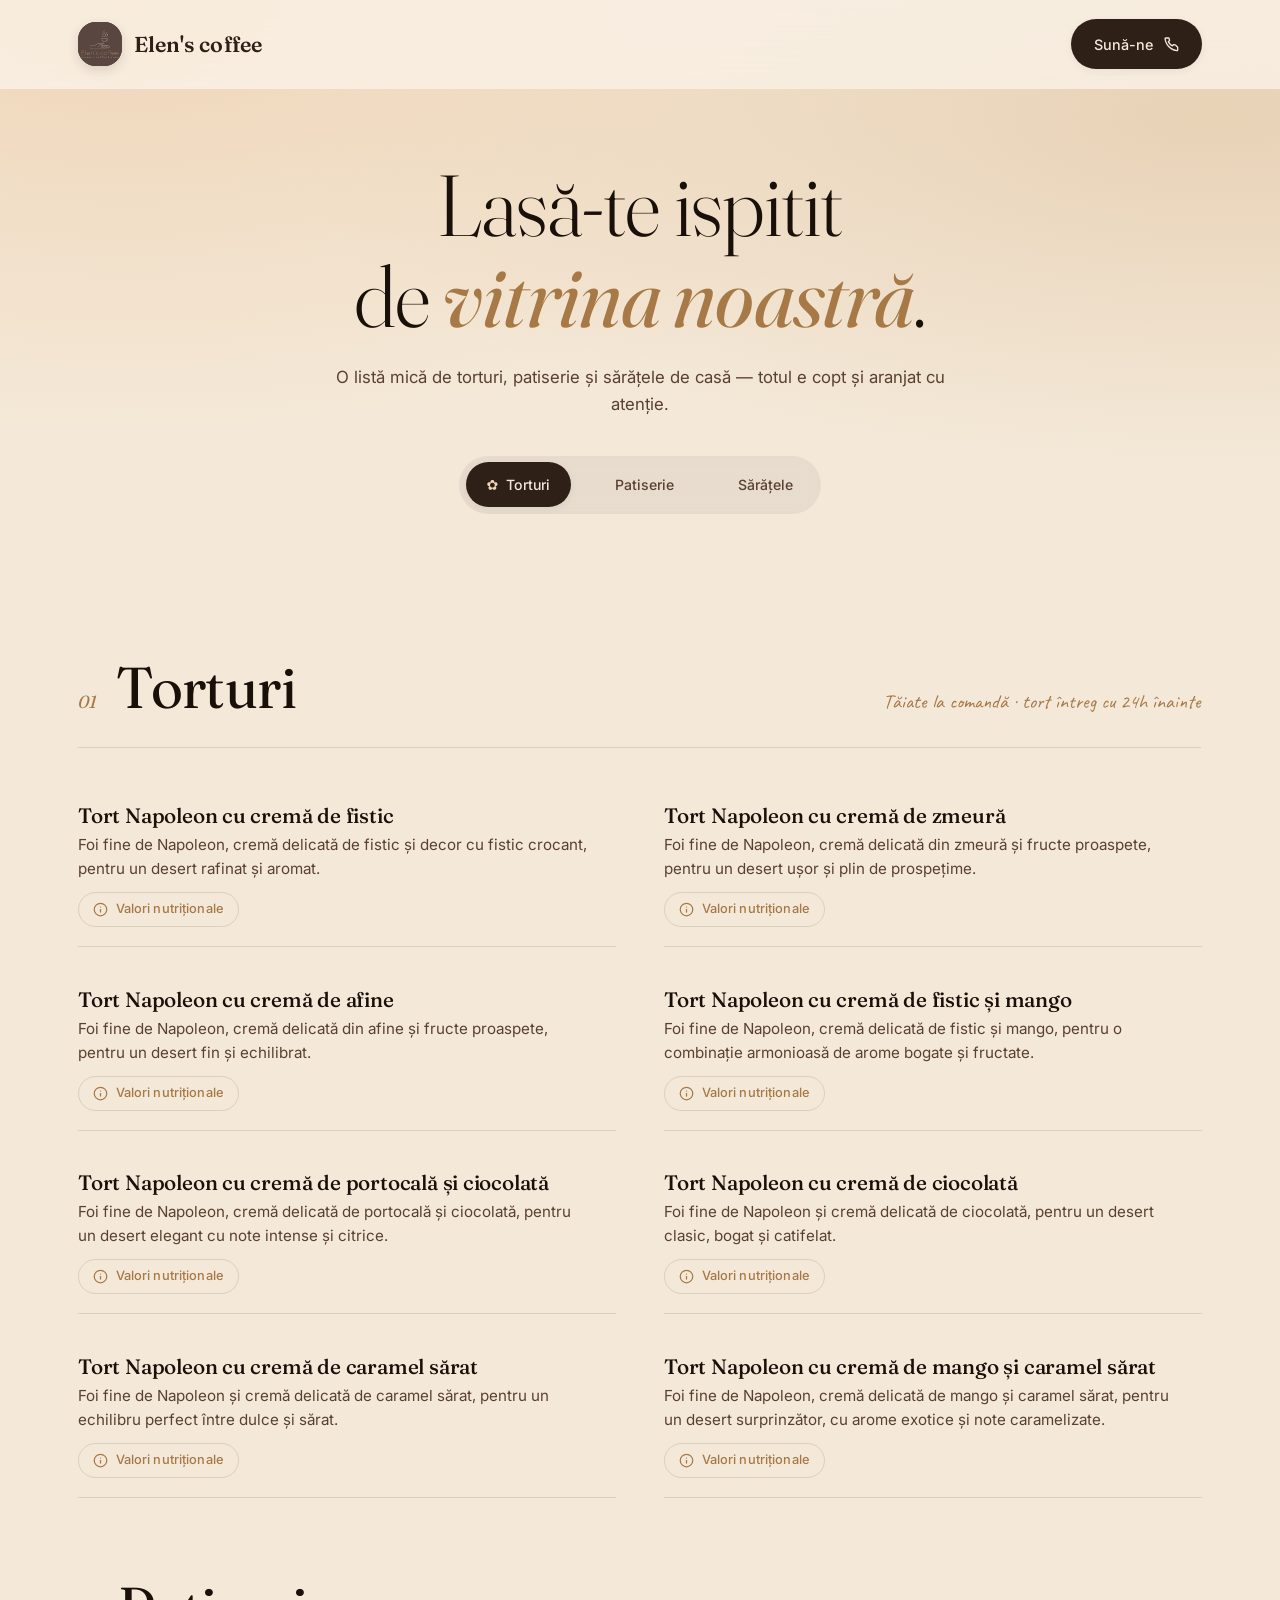
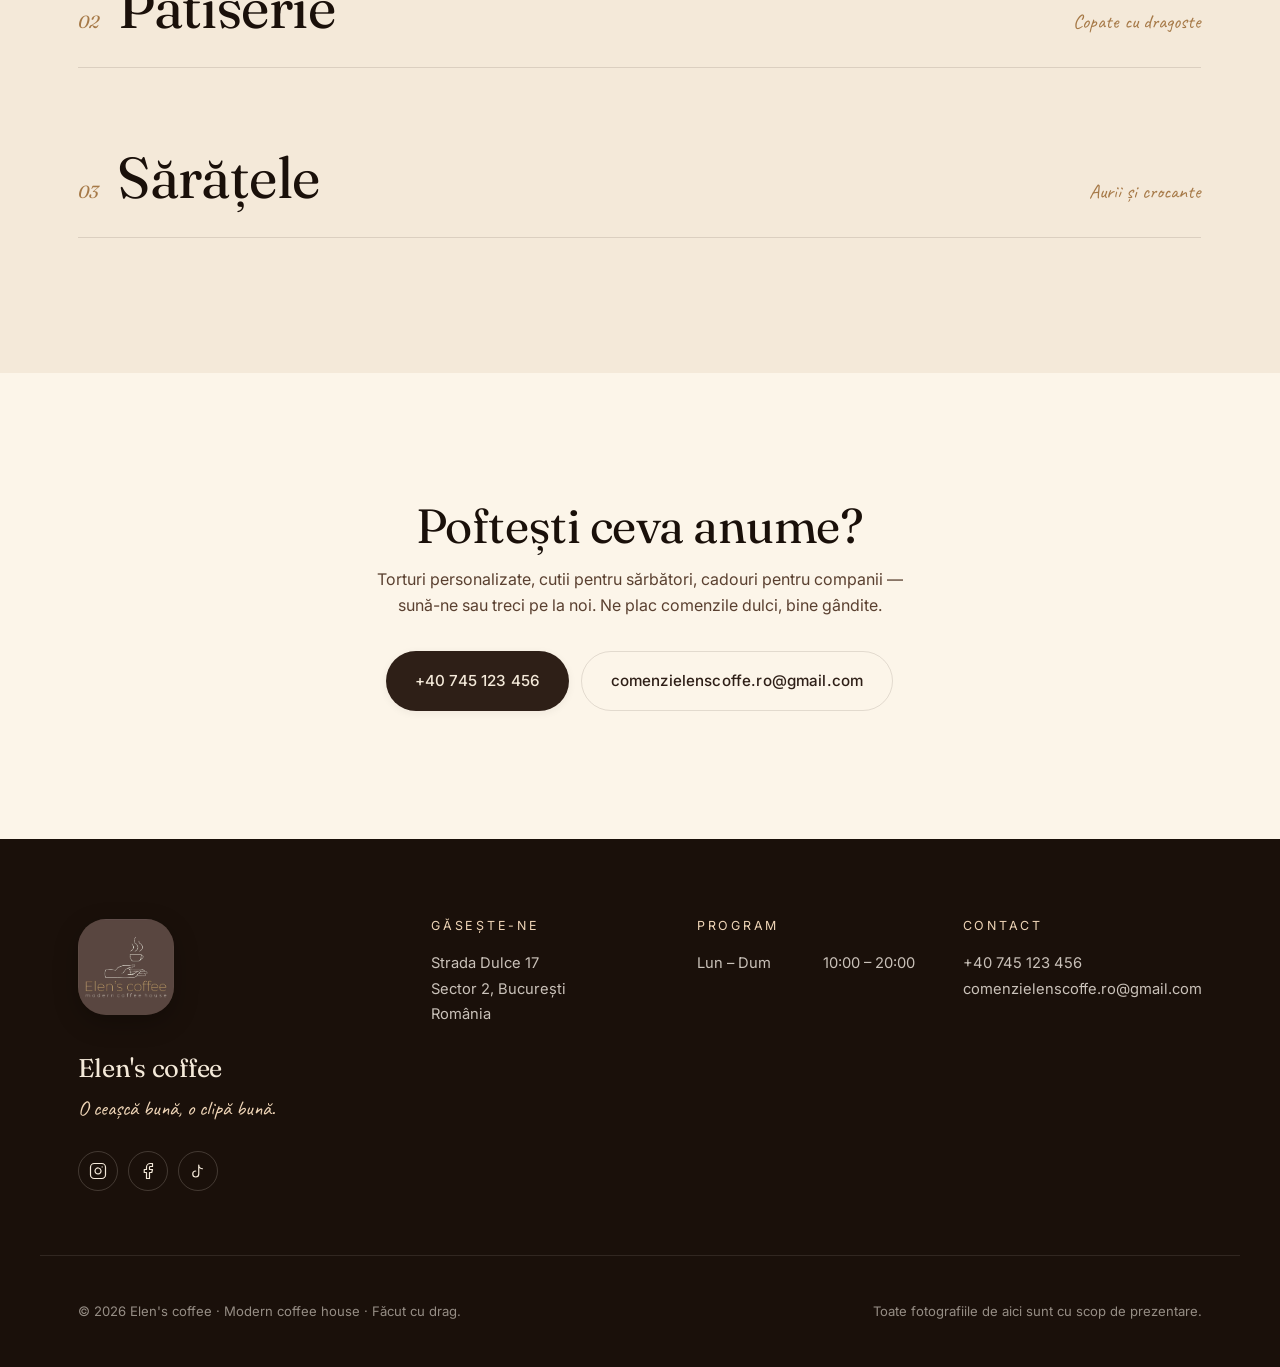
<file: menu.html>
<!DOCTYPE html>
<html lang="ro">
<head>
  <meta charset="UTF-8" />
  <meta name="viewport" content="width=device-width, initial-scale=1.0" />
  <title>Meniu — Elen's coffee</title>
  <meta name="description" content="Meniul de sezon Elen's coffee — torturi, patiserie și sărățele artizanale, alături de cafea proaspăt măcinată. Făcute zilnic." />

  <link rel="preconnect" href="https://fonts.googleapis.com" />
  <link rel="preconnect" href="https://fonts.gstatic.com" crossorigin />
  <link href="https://fonts.googleapis.com/css2?family=Fraunces:ital,opsz,wght@0,9..144,300;0,9..144,400;0,9..144,500;0,9..144,600;0,9..144,700;1,9..144,400&family=Inter:wght@300;400;500;600;700&family=Caveat:wght@400;600&display=swap" rel="stylesheet" />

  <link rel="icon" href="data:image/svg+xml,<svg xmlns='http://www.w3.org/2000/svg' viewBox='0 0 100 100'><text y='.9em' font-size='85'>☕</text></svg>" />

  <link rel="stylesheet" href="styles.css" />

  <!-- Flag JS availability before first paint — reveal animations depend on this -->
  <script>document.documentElement.classList.add('js');</script>
</head>
<body class="menu-page">

  <!-- ============ NAVIGATION ============ -->
  <header class="nav" id="nav">
    <div class="nav__inner container">
      <a href="index.html" class="nav__brand" aria-label="Elen's coffee – acasă">
        <span class="nav__mark">
          <img src="logo.jpeg" alt="" />
        </span>
        <span class="nav__name">Elen's coffee</span>
      </a>

      <!-- <nav class="nav__links" aria-label="Navigație principală">
        <a href="index.html" class="nav__link">Acasă</a>
        <a href="menu.html" class="nav__link is-active">Meniu</a>
      </nav> -->

      <a href="tel:+40745123456" class="btn btn--primary nav__cta">
        <span>Sună-ne</span>
        <svg viewBox="0 0 24 24" width="16" height="16" fill="none" stroke="currentColor" stroke-width="2" stroke-linecap="round" stroke-linejoin="round"><path d="M22 16.92V21a1 1 0 0 1-1.09 1 19.7 19.7 0 0 1-8.6-3.07 19.5 19.5 0 0 1-6-6A19.79 19.79 0 0 1 3.07 4.18 1 1 0 0 1 4.06 3h4.09a1 1 0 0 1 1 .75c.12.86.34 1.7.65 2.5a1 1 0 0 1-.23 1L8 8.7a16 16 0 0 0 6 6l1.45-1.55a1 1 0 0 1 1-.23c.8.31 1.64.53 2.5.65a1 1 0 0 1 .75 1z"/></svg>
      </a>
    </div>
  </header>

  <!-- ============ MENU HERO ============ -->
  <section class="menu-hero">
    <div class="menu-hero__inner container">
      <h1 class="menu-hero__title" data-reveal>
        Lasă-te ispitit <br> de <em>vitrina noastră</em>.
      </h1>
      <p class="menu-hero__lede" data-reveal>
        O listă mică de torturi, patiserie și sărățele
        de casă — totul e copt și aranjat cu atenție.
      </p>

      <nav class="menu-tabs" id="menuTabs" aria-label="Categorii meniu">
        <a href="#cakes" class="menu-tab is-active">
          <span class="menu-tab__mark">✿</span>
          <span>Torturi</span>
        </a>
        <a href="#cookies" class="menu-tab">
          <span class="menu-tab__mark">✿</span>
          <span>Patiserie</span>
        </a>
        <a href="#sodas" class="menu-tab">
          <span class="menu-tab__mark">✿</span>
          <span>Sărățele</span>
        </a>
      </nav>
    </div>
  </section>

  <!-- ============ MENU LIST ============ -->
  <main class="menu">
    <div class="container">

      <!-- === TORTURI === -->
      <section class="menu-section" id="cakes">
        <header class="menu-section__header" data-reveal>
          <div class="menu-section__title-group">
            <span class="menu-section__number">01</span>
            <h2 class="menu-section__title">Torturi</h2>
          </div>
          <p class="menu-section__note">Tăiate la comandă · tort întreg cu 24h înainte</p>
        </header>

        <ul class="menu-list">
          <li class="menu-item" data-reveal>
            <div class="menu-item__body">
              <div class="menu-item__head">
                <h3 class="menu-item__name">Tort Napoleon cu cremă de fistic</h3>
              </div>
              <p class="menu-item__desc">
                Foi fine de Napoleon, cremă delicată de fistic și decor cu
                fistic crocant, pentru un desert rafinat și aromat.
              </p>
              <button class="menu-item__nutri" type="button" aria-haspopup="dialog"
                data-nutri
                data-name="Tort Napoleon cu cremă de fistic"
                data-kcal="—" data-fat="—" data-satfat="—" data-carbs="—" data-sugars="—" data-protein="—" data-salt="—">
                <svg viewBox="0 0 24 24" width="15" height="15" fill="none" stroke="currentColor" stroke-width="2" stroke-linecap="round" stroke-linejoin="round" aria-hidden="true"><circle cx="12" cy="12" r="10"/><path d="M12 16v-4"/><path d="M12 8h.01"/></svg>
                <span>Valori nutriționale</span>
              </button>
            </div>
          </li>

          <li class="menu-item" data-reveal>
            <div class="menu-item__body">
              <div class="menu-item__head">
                <h3 class="menu-item__name">Tort Napoleon cu cremă de zmeură</h3>
              </div>
              <p class="menu-item__desc">
                Foi fine de Napoleon, cremă delicată din zmeură și fructe
                proaspete, pentru un desert ușor și plin de prospețime.
              </p>
              <button class="menu-item__nutri" type="button" aria-haspopup="dialog"
                data-nutri
                data-name="Tort Napoleon cu cremă de zmeură"
                data-kcal="—" data-fat="—" data-satfat="—" data-carbs="—" data-sugars="—" data-protein="—" data-salt="—">
                <svg viewBox="0 0 24 24" width="15" height="15" fill="none" stroke="currentColor" stroke-width="2" stroke-linecap="round" stroke-linejoin="round" aria-hidden="true"><circle cx="12" cy="12" r="10"/><path d="M12 16v-4"/><path d="M12 8h.01"/></svg>
                <span>Valori nutriționale</span>
              </button>
            </div>
          </li>

          <li class="menu-item" data-reveal>
            <div class="menu-item__body">
              <div class="menu-item__head">
                <h3 class="menu-item__name">Tort Napoleon cu cremă de afine</h3>
              </div>
              <p class="menu-item__desc">
                Foi fine de Napoleon, cremă delicată din afine și fructe
                proaspete, pentru un desert fin și echilibrat.
              </p>
              <button class="menu-item__nutri" type="button" aria-haspopup="dialog"
                data-nutri
                data-name="Tort Napoleon cu cremă de afine"
                data-kcal="—" data-fat="—" data-satfat="—" data-carbs="—" data-sugars="—" data-protein="—" data-salt="—">
                <svg viewBox="0 0 24 24" width="15" height="15" fill="none" stroke="currentColor" stroke-width="2" stroke-linecap="round" stroke-linejoin="round" aria-hidden="true"><circle cx="12" cy="12" r="10"/><path d="M12 16v-4"/><path d="M12 8h.01"/></svg>
                <span>Valori nutriționale</span>
              </button>
            </div>
          </li>

          <li class="menu-item" data-reveal>
            <div class="menu-item__body">
              <div class="menu-item__head">
                <h3 class="menu-item__name">Tort Napoleon cu cremă de fistic și mango</h3>
              </div>
              <p class="menu-item__desc">
                Foi fine de Napoleon, cremă delicată de fistic și mango, pentru
                o combinație armonioasă de arome bogate și fructate.
              </p>
              <button class="menu-item__nutri" type="button" aria-haspopup="dialog"
                data-nutri
                data-name="Tort Napoleon cu cremă de fistic și mango"
                data-kcal="—" data-fat="—" data-satfat="—" data-carbs="—" data-sugars="—" data-protein="—" data-salt="—">
                <svg viewBox="0 0 24 24" width="15" height="15" fill="none" stroke="currentColor" stroke-width="2" stroke-linecap="round" stroke-linejoin="round" aria-hidden="true"><circle cx="12" cy="12" r="10"/><path d="M12 16v-4"/><path d="M12 8h.01"/></svg>
                <span>Valori nutriționale</span>
              </button>
            </div>
          </li>

          <li class="menu-item" data-reveal>
            <div class="menu-item__body">
              <div class="menu-item__head">
                <h3 class="menu-item__name">Tort Napoleon cu cremă de portocală și ciocolată</h3>
              </div>
              <p class="menu-item__desc">
                Foi fine de Napoleon, cremă delicată de portocală și ciocolată,
                pentru un desert elegant cu note intense și citrice.
              </p>
              <button class="menu-item__nutri" type="button" aria-haspopup="dialog"
                data-nutri
                data-name="Tort Napoleon cu cremă de portocală și ciocolată"
                data-kcal="—" data-fat="—" data-satfat="—" data-carbs="—" data-sugars="—" data-protein="—" data-salt="—">
                <svg viewBox="0 0 24 24" width="15" height="15" fill="none" stroke="currentColor" stroke-width="2" stroke-linecap="round" stroke-linejoin="round" aria-hidden="true"><circle cx="12" cy="12" r="10"/><path d="M12 16v-4"/><path d="M12 8h.01"/></svg>
                <span>Valori nutriționale</span>
              </button>
            </div>
          </li>

          <li class="menu-item" data-reveal>
            <div class="menu-item__body">
              <div class="menu-item__head">
                <h3 class="menu-item__name">Tort Napoleon cu cremă de ciocolată</h3>
              </div>
              <p class="menu-item__desc">
                Foi fine de Napoleon și cremă delicată de ciocolată, pentru un
                desert clasic, bogat și catifelat.
              </p>
              <button class="menu-item__nutri" type="button" aria-haspopup="dialog"
                data-nutri
                data-name="Tort Napoleon cu cremă de ciocolată"
                data-kcal="—" data-fat="—" data-satfat="—" data-carbs="—" data-sugars="—" data-protein="—" data-salt="—">
                <svg viewBox="0 0 24 24" width="15" height="15" fill="none" stroke="currentColor" stroke-width="2" stroke-linecap="round" stroke-linejoin="round" aria-hidden="true"><circle cx="12" cy="12" r="10"/><path d="M12 16v-4"/><path d="M12 8h.01"/></svg>
                <span>Valori nutriționale</span>
              </button>
            </div>
          </li>

          <li class="menu-item" data-reveal>
            <div class="menu-item__body">
              <div class="menu-item__head">
                <h3 class="menu-item__name">Tort Napoleon cu cremă de caramel sărat</h3>
              </div>
              <p class="menu-item__desc">
                Foi fine de Napoleon și cremă delicată de caramel sărat, pentru
                un echilibru perfect între dulce și sărat.
              </p>
              <button class="menu-item__nutri" type="button" aria-haspopup="dialog"
                data-nutri
                data-name="Tort Napoleon cu cremă de caramel sărat"
                data-kcal="—" data-fat="—" data-satfat="—" data-carbs="—" data-sugars="—" data-protein="—" data-salt="—">
                <svg viewBox="0 0 24 24" width="15" height="15" fill="none" stroke="currentColor" stroke-width="2" stroke-linecap="round" stroke-linejoin="round" aria-hidden="true"><circle cx="12" cy="12" r="10"/><path d="M12 16v-4"/><path d="M12 8h.01"/></svg>
                <span>Valori nutriționale</span>
              </button>
            </div>
          </li>

          <li class="menu-item" data-reveal>
            <div class="menu-item__body">
              <div class="menu-item__head">
                <h3 class="menu-item__name">Tort Napoleon cu cremă de mango și caramel sărat</h3>
              </div>
              <p class="menu-item__desc">
                Foi fine de Napoleon, cremă delicată de mango și caramel sărat,
                pentru un desert surprinzător, cu arome exotice și note
                caramelizate.
              </p>
              <button class="menu-item__nutri" type="button" aria-haspopup="dialog"
                data-nutri
                data-name="Tort Napoleon cu cremă de mango și caramel sărat"
                data-kcal="—" data-fat="—" data-satfat="—" data-carbs="—" data-sugars="—" data-protein="—" data-salt="—">
                <svg viewBox="0 0 24 24" width="15" height="15" fill="none" stroke="currentColor" stroke-width="2" stroke-linecap="round" stroke-linejoin="round" aria-hidden="true"><circle cx="12" cy="12" r="10"/><path d="M12 16v-4"/><path d="M12 8h.01"/></svg>
                <span>Valori nutriționale</span>
              </button>
            </div>
          </li>
        </ul>
      </section>

      <!-- === PATISERIE === -->
      <section class="menu-section" id="cookies">
        <header class="menu-section__header" data-reveal>
          <div class="menu-section__title-group">
            <span class="menu-section__number">02</span>
            <h2 class="menu-section__title">Patiserie</h2>
          </div>
          <p class="menu-section__note">Copate cu dragoste</p>
        </header>
      </section>

      <!-- === SĂRĂȚELE === -->
      <section class="menu-section" id="sodas">
        <header class="menu-section__header" data-reveal>
          <div class="menu-section__title-group">
            <span class="menu-section__number">03</span>
            <h2 class="menu-section__title">Sărățele</h2>
          </div>
          <p class="menu-section__note">Aurii și crocante</p>
        </header>
      </section>

    </div>
  </main>

  <!-- ============ MENU CTA ============ -->
  <section class="menu-cta">
    <div class="container menu-cta__inner">
      <h2 data-reveal>Poftești ceva anume?</h2>
      <p data-reveal>
        Torturi personalizate, cutii pentru sărbători, cadouri pentru
        companii — sună-ne sau treci pe la noi. Ne plac comenzile dulci,
        bine gândite.
      </p>
      <div class="menu-cta__buttons" data-reveal>
        <a href="tel:+40745123456" class="btn btn--primary btn--lg">
          <span>+40 745 123 456</span>
        </a>
        <a href="mailto:comenzielenscoffe.ro@gmail.com" class="btn btn--ghost btn--lg">
          comenzielenscoffe.ro@gmail.com
        </a>
      </div>
    </div>
  </section>

  <!-- ============ FOOTER ============ -->
  <footer class="footer">
    <div class="container footer__grid">
      <div class="footer__brand">
        <a href="index.html" class="footer__logo" aria-label="Elen's coffee – acasă">
          <img src="logo.jpeg" alt="" />
        </a>
        <span class="footer__wordmark">Elen's coffee</span>
        <p class="footer__tag">O ceașcă bună, o clipă bună.</p>
        <div class="footer__social">
          <a href="https://www.instagram.com/elens_coffee" aria-label="Instagram">
            <svg viewBox="0 0 24 24" width="18" height="18" fill="none" stroke="currentColor" stroke-width="1.6" stroke-linecap="round" stroke-linejoin="round"><rect x="2" y="2" width="20" height="20" rx="5"/><path d="M16 11.37A4 4 0 1 1 12.63 8 4 4 0 0 1 16 11.37z"/><line x1="17.5" y1="6.5" x2="17.51" y2="6.5"/></svg>
          </a>
          <a href="https://www.facebook.com/profile.php?id=100063632289822" aria-label="Facebook">
            <svg viewBox="0 0 24 24" width="18" height="18" fill="none" stroke="currentColor" stroke-width="1.6" stroke-linecap="round" stroke-linejoin="round"><path d="M18 2h-3a5 5 0 0 0-5 5v3H7v4h3v8h4v-8h3l1-4h-4V7a1 1 0 0 1 1-1h3z"/></svg>
          </a>
          <a href="https://www.tiktok.com/@elens.coffee" aria-label="TikTok">
            <svg viewBox="0 0 24 24" width="18" height="18" fill="none" stroke="currentColor" stroke-width="1.6" stroke-linecap="round" stroke-linejoin="round"><path d="M9 12a4 4 0 1 0 4 4V4a5 5 0 0 0 5 5"/></svg>
          </a>
        </div>
      </div>

      <div class="footer__col">
        <h4>Găsește-ne</h4>
        <p>Strada Dulce 17<br/>Sector 2, București<br/>România</p>
      </div>

      <div class="footer__col">
        <h4>Program</h4>
        <ul>
          <li><span>Lun – Dum</span><span>10:00 – 20:00</span></li>
        </ul>
      </div>

      <div class="footer__col">
        <h4>Contact</h4>
        <p>
          <a href="tel:+40745123456">+40 745 123 456</a><br/>
          <a href="mailto:comenzielenscoffe.ro@gmail.com">comenzielenscoffe.ro@gmail.com</a>
        </p>
      </div>
    </div>

    <div class="container footer__bottom">
      <p>© <span id="year">2026</span> Elen's coffee · Modern coffee house · Făcut cu drag.</p>
      <p class="footer__small">Toate fotografiile de aici sunt cu scop de prezentare.</p>
    </div>
  </footer>

  <!-- ============ NUTRITION MODAL ============ -->
  <div class="nutri-modal" id="nutriModal" hidden>
    <div class="nutri-modal__backdrop" data-nutri-close></div>
    <div class="nutri-modal__dialog" role="dialog" aria-modal="true" aria-labelledby="nutriModalTitle">
      <button class="nutri-modal__close" type="button" aria-label="Închide" data-nutri-close>
        <svg viewBox="0 0 24 24" width="20" height="20" fill="none" stroke="currentColor" stroke-width="2" stroke-linecap="round" stroke-linejoin="round" aria-hidden="true"><path d="M18 6 6 18"/><path d="m6 6 12 12"/></svg>
      </button>
      <p class="nutri-modal__eyebrow">Valori medii la 100 g</p>
      <h3 class="nutri-modal__title" id="nutriModalTitle"></h3>
      <dl class="nutri-facts">
        <div class="nutri-facts__row"><dt>Valoare energetică</dt><dd data-fact="kcal"></dd></div>
        <div class="nutri-facts__row"><dt>Grăsimi</dt><dd data-fact="fat"></dd></div>
        <div class="nutri-facts__row nutri-facts__row--sub"><dt>din care acizi grași saturați</dt><dd data-fact="satfat"></dd></div>
        <div class="nutri-facts__row"><dt>Glucide</dt><dd data-fact="carbs"></dd></div>
        <div class="nutri-facts__row nutri-facts__row--sub"><dt>din care zaharuri</dt><dd data-fact="sugars"></dd></div>
        <div class="nutri-facts__row"><dt>Proteine</dt><dd data-fact="protein"></dd></div>
        <div class="nutri-facts__row"><dt>Sare</dt><dd data-fact="salt"></dd></div>
      </dl>
      <p class="nutri-modal__note">
        Valori medii și orientative, la 100&nbsp;g de produs. Poate conține
        gluten, ouă, lapte și fructe cu coajă lemnoasă (fistic, migdale).
      </p>
    </div>
  </div>

  <script src="main.js"></script>
</body>
</html>
</file>
<file: styles.css>
/* ==========================================================================
   ELEN'S COFFEE — stylesheet
   --------------------------------------------------------------------------
   Organised in sections, all customisable tokens live in :root below.
   Tweak colours, type, radii and shadows there and the whole site follows.
   ========================================================================== */


/* ==========================================================================
   1. DESIGN TOKENS  (change these first)
   --------------------------------------------------------------------------
   Palette derived from the Elen's coffee logo: deep espresso brown, warm
   gold, and a warm cream base. Variable names kept generic so the whole
   site follows if you shift the values later.
   ========================================================================== */
:root {
  /* --- Colour palette --- */
  --c-cream:        #F4E9D9;   /* page background — warm cream         */
  --c-cream-soft:   #FCF5E9;   /* lighter section bg                   */
  --c-blush:        #EFD5B7;   /* peachy warm accent                   */
  --c-rose:         #D9AA88;   /* warm tan accent                      */
  --c-plum:         #2E1F17;   /* primary dark / text — espresso       */
  --c-plum-soft:    #5A4030;   /* secondary dark — cocoa               */
  --c-burgundy:     #A67947;   /* deep caramel accent (was berry)      */
  --c-gold:         #C89968;   /* warm gold from the logo              */
  --c-sage:         #B7C7B0;   /* soft green accent                    */
  --c-ink:          #1A100A;   /* deepest text                         */
  --c-line:         rgba(46, 31, 23, 0.12);

  /* --- Typography --- */
  --f-display: 'Fraunces', 'Cormorant Garamond', Georgia, serif;
  --f-body:    'Inter', system-ui, -apple-system, sans-serif;
  --f-hand:    'Caveat', 'Brush Script MT', cursive;

  /* --- Spacing --- */
  --container:  1200px;
  --gutter:     clamp(1.2rem, 4vw, 2.4rem);
  --section-y:  clamp(5rem, 10vw, 8rem);

  /* --- Shape --- */
  --r-sm: 8px;
  --r-md: 18px;
  --r-lg: 28px;
  --r-xl: 42px;
  --r-pill: 999px;

  /* --- Shadows --- */
  --shadow-sm: 0 2px 8px rgba(42, 24, 32, 0.06);
  --shadow-md: 0 12px 32px rgba(42, 24, 32, 0.08);
  --shadow-lg: 0 28px 60px rgba(42, 24, 32, 0.12);
  --shadow-glow: 0 20px 60px rgba(139, 46, 63, 0.18);

  /* --- Motion --- */
  --ease-out-soft: cubic-bezier(0.22, 1, 0.36, 1);
  --ease-bounce:   cubic-bezier(0.34, 1.56, 0.64, 1);
}


/* ==========================================================================
   2. RESET / BASE
   ========================================================================== */
*, *::before, *::after { box-sizing: border-box; }

html { scroll-behavior: smooth; -webkit-text-size-adjust: 100%; }

body {
  margin: 0;
  font-family: var(--f-body);
  color: var(--c-plum);
  background: var(--c-cream);
  line-height: 1.6;
  -webkit-font-smoothing: antialiased;
  overflow-x: hidden;
}

img, svg { display: block; max-width: 100%; }

a { color: inherit; text-decoration: none; }

button {
  font: inherit;
  color: inherit;
  background: none;
  border: 0;
  cursor: pointer;
}

ul { list-style: none; padding: 0; margin: 0; }

::selection { background: var(--c-plum); color: var(--c-cream); }


/* ==========================================================================
   3. TYPOGRAPHY
   ========================================================================== */
h1, h2, h3, h4 {
  font-family: var(--f-display);
  font-weight: 400;
  line-height: 1.05;
  letter-spacing: -0.01em;
  color: var(--c-ink);
  margin: 0;
}

.section__eyebrow {
  font-family: var(--f-body);
  font-size: 0.78rem;
  font-weight: 500;
  letter-spacing: 0.22em;
  text-transform: uppercase;
  color: var(--c-burgundy);
  margin: 0 0 1.2rem;
  display: inline-flex;
  align-items: center;
  gap: 0.6rem;
}

.section__eyebrow--light { color: var(--c-blush); }

.section__title {
  font-size: clamp(2.2rem, 5.2vw, 3.8rem);
  margin: 0 0 1rem;
}
.section__title em {
  font-family: var(--f-display);
  font-style: italic;
  color: var(--c-burgundy);
  font-weight: 400;
}
.section__title--center { text-align: center; }
.section__title--light { color: var(--c-cream); }
.section__title--light em { color: var(--c-blush); }


/* ==========================================================================
   4. LAYOUT HELPERS
   ========================================================================== */
.container {
  width: 100%;
  max-width: var(--container);
  margin: 0 auto;
  padding: 0 var(--gutter);
}


/* ==========================================================================
   5. BUTTONS
   ========================================================================== */
.btn {
  display: inline-flex;
  align-items: center;
  gap: 0.6rem;
  padding: 0.85rem 1.4rem;
  border-radius: var(--r-pill);
  font-family: var(--f-body);
  font-size: 0.9rem;
  font-weight: 500;
  letter-spacing: 0.01em;
  transition: transform 0.4s var(--ease-out-soft),
              background 0.3s ease,
              color 0.3s ease,
              box-shadow 0.4s ease;
  white-space: nowrap;
  cursor: pointer;
  user-select: none;
}
.btn:hover { transform: translateY(-2px); }
.btn:active { transform: translateY(0); }

.btn--lg {
  padding: 1.05rem 1.8rem;
  font-size: 0.95rem;
}

.btn--primary {
  background: var(--c-plum);
  color: var(--c-cream);
  box-shadow: var(--shadow-sm);
}
.btn--primary:hover {
  background: var(--c-burgundy);
  box-shadow: var(--shadow-glow);
}

.btn--ghost {
  background: transparent;
  color: var(--c-plum);
  border: 1px solid var(--c-line);
}
.btn--ghost:hover {
  background: var(--c-plum);
  color: var(--c-cream);
  border-color: var(--c-plum);
}

.btn--cream {
  background: var(--c-cream);
  color: var(--c-plum);
}
.btn--cream:hover {
  background: var(--c-blush);
}

.btn--outline-light {
  background: transparent;
  color: var(--c-cream);
  border: 1px solid rgba(251, 244, 234, 0.35);
}
.btn--outline-light:hover {
  background: var(--c-cream);
  color: var(--c-plum);
}


/* ==========================================================================
   6. NAVIGATION
   ========================================================================== */
.nav {
  position: fixed;
  inset: 0 0 auto 0;
  z-index: 100;
  padding: 1.2rem 0;
  /* slim dark scrim so the light nav text reads over the bright hero banner */
  background: linear-gradient(180deg,
    rgba(18,11,6,0.60) 0%,
    rgba(18,11,6,0.30) 55%,
    rgba(18,11,6,0.00) 100%);
  transition: background 0.4s ease, backdrop-filter 0.4s ease, padding 0.4s ease;
}
.nav.is-scrolled {
  padding: 0.6rem 0;
  background: rgba(251, 244, 234, 0.72);
  backdrop-filter: blur(18px) saturate(140%);
  -webkit-backdrop-filter: blur(18px) saturate(140%);
  box-shadow: 0 1px 0 var(--c-line);
}
.menu-page .nav { background: rgba(251, 244, 234, 0.72); backdrop-filter: blur(18px); }

.nav__inner {
  display: flex;
  align-items: center;
  justify-content: space-between;
  gap: 1.5rem;
}

.nav__brand {
  display: flex;
  align-items: center;
  gap: 0.7rem;
  color: var(--c-cream);
  font-family: var(--f-display);
  font-size: 1.35rem;
  font-weight: 500;
  letter-spacing: -0.01em;
}
/* shop name beside the logo — the site's display face (Fraunces) */
.nav__name {
  font-family: var(--f-display);
  font-size: 1.35rem;
  font-weight: 600;
  letter-spacing: 0.005em;
  line-height: 1;
  white-space: nowrap;
}
.nav__mark {
  display: inline-block;
  width: 44px;
  height: 44px;
  border-radius: var(--r-md);
  overflow: hidden;
  background: var(--c-plum);          /* fallback if logo.png is missing */
  transition: transform 0.6s var(--ease-bounce),
              box-shadow 0.4s ease;
  box-shadow: 0 4px 12px rgba(46, 31, 23, 0.15);
}
.nav__mark img {
  width: 100%;
  height: 100%;
  object-fit: cover;
  display: block;
}
.nav__brand:hover .nav__mark {
  transform: rotate(-6deg) scale(1.08);
  box-shadow: 0 8px 20px rgba(46, 31, 23, 0.22);
}

.nav__links {
  display: flex;
  align-items: center;
  gap: 2rem;
}
.nav__link {
  position: relative;
  font-size: 0.92rem;
  font-weight: 400;
  color: rgba(244, 233, 217, 0.85);
  transition: color 0.3s ease;
}
.nav__link::after {
  content: "";
  position: absolute;
  left: 50%;
  bottom: -6px;
  width: 4px;
  height: 4px;
  background: var(--c-burgundy);
  border-radius: 50%;
  transform: translate(-50%, 6px) scale(0);
  transition: transform 0.4s var(--ease-bounce);
}
.nav__link:hover { color: var(--c-cream); }
.nav__link:hover::after,
.nav__link.is-active::after { transform: translate(-50%, 0) scale(1); }
.nav__link.is-active { color: var(--c-cream); font-weight: 500; }

.nav__cta { /* overrides nothing, default styling */ }

/* --- Dark text when the bar has a light background:
       scrolled state, the menu page, and the open mobile dropdown --- */
.nav.is-scrolled .nav__brand,
.menu-page .nav__brand { color: var(--c-plum); }

.nav.is-scrolled .nav__link,
.menu-page .nav__link,
.nav.is-open .nav__link { color: var(--c-plum-soft); }

.nav.is-scrolled .nav__link:hover,
.menu-page .nav__link:hover,
.nav.is-open .nav__link:hover,
.nav.is-scrolled .nav__link.is-active,
.menu-page .nav__link.is-active,
.nav.is-open .nav__link.is-active { color: var(--c-ink); }

.nav.is-scrolled .nav__toggle span,
.menu-page .nav__toggle span { background: var(--c-plum); }

.nav__toggle {
  display: none;
  flex-direction: column;
  gap: 5px;
  padding: 10px;
}
.nav__toggle span {
  width: 22px;
  height: 1.8px;
  background: var(--c-cream);
  border-radius: 2px;
  transition: transform 0.3s ease, opacity 0.3s ease;
}


/* ==========================================================================
   7. HERO (landing)
   ========================================================================== */
.hero {
  position: relative;
  min-height: 100vh;
  padding: 9rem 0 6rem;
  overflow: hidden;
  display: flex;
  flex-direction: column;
  justify-content: center;
  color: var(--c-cream);
  isolation: isolate;
}

.hero__bg { position: absolute; inset: 0; z-index: -1; }
.hero__image {
  position: absolute;
  inset: 0;
  background-size: cover;
  background-position: center;
  transform: scale(1.05);
  animation: heroZoom 24s ease-in-out infinite alternate;
  will-change: transform;
}
@keyframes heroZoom {
  from { transform: scale(1.05) translate(0, 0); }
  to   { transform: scale(1.12) translate(-1%, -1.5%); }
}

.hero__gradient {
  position: absolute;
  inset: 0;
  background:
    /* gentle left weighting: enough to carry the body copy, fades out to keep the image visible */
    linear-gradient(90deg,
      rgba(18,11,6,0.62) 0%,
      rgba(18,11,6,0.40) 42%,
      rgba(18,11,6,0.12) 78%,
      rgba(18,11,6,0.00) 100%),
    /* soft bottom anchor for the stat row */
    linear-gradient(180deg,
      rgba(18,11,6,0.00) 52%,
      rgba(18,11,6,0.34) 100%);
}

/* floating colour orbs */
.orb {
  position: absolute;
  border-radius: 50%;
  filter: blur(60px);
  opacity: 0.32;
  mix-blend-mode: screen;
  animation: orbFloat 16s ease-in-out infinite;
}
.orb--1 { width: 340px; height: 340px; background: var(--c-burgundy); top: 10%; left: -8%; animation-delay: 0s; }
.orb--2 { width: 420px; height: 420px; background: var(--c-rose);     top: 50%; right: -10%; animation-delay: -6s; }
.orb--3 { width: 260px; height: 260px; background: var(--c-gold);     bottom: -6%; left: 35%; animation-delay: -11s; }

@keyframes orbFloat {
  0%, 100% { transform: translate(0, 0) scale(1); }
  33%      { transform: translate(4%, -6%) scale(1.08); }
  66%      { transform: translate(-3%, 4%) scale(0.95); }
}

.hero__inner {
  position: relative;
  max-width: 880px;
}

.hero__eyebrow {
  display: inline-flex;
  align-items: center;
  gap: 0.6rem;
  padding: 0.4rem 0.9rem;
  margin: 0 0 1.8rem;
  border: 1px solid rgba(251, 244, 234, 0.28);
  border-radius: var(--r-pill);
  background: rgba(251, 244, 234, 0.08);
  backdrop-filter: blur(8px);
  font-size: 0.78rem;
  letter-spacing: 0.16em;
  text-transform: uppercase;
  color: var(--c-cream);
}
.hero__eyebrow .dot {
  width: 6px; height: 6px;
  border-radius: 50%;
  background: var(--c-blush);
  box-shadow: 0 0 0 4px rgba(247, 217, 218, 0.25);
  animation: pulse 2s ease-in-out infinite;
}
@keyframes pulse {
  0%, 100% { box-shadow: 0 0 0 4px rgba(247, 217, 218, 0.25); }
  50%      { box-shadow: 0 0 0 8px rgba(247, 217, 218, 0.05); }
}

.hero__title {
  font-size: clamp(3rem, 8.5vw, 7rem);
  font-weight: 300;
  letter-spacing: -0.03em;
  line-height: 0.96;
  color: var(--c-cream);
  margin: 0 0 1.5rem;
  text-shadow: 0 2px 30px rgba(26,16,10,0.55), 0 1px 4px rgba(26,16,10,0.45);
}
.hero__title .line { display: block; }
.hero__title em {
  font-family: var(--f-display);
  font-style: italic;
  font-weight: 400;
  color: var(--c-blush);
}

.hero__lede {
  font-size: clamp(1.05rem, 1.4vw, 1.2rem);
  max-width: 36rem;
  color: rgba(251, 244, 234, 0.92);
  margin: 0 0 2.4rem;
  text-shadow: 0 1px 12px rgba(26,16,10,0.5);
}

.hero__cta {
  display: flex;
  gap: 0.75rem;
  flex-wrap: wrap;
  margin: 0 0 3.5rem;
}
.hero__cta .btn--primary {
  background: var(--c-cream);
  color: var(--c-plum);
}
.hero__cta .btn--primary:hover { background: var(--c-blush); }
.hero__cta .btn--ghost {
  color: var(--c-cream);
  border-color: rgba(251, 244, 234, 0.35);
}
.hero__cta .btn--ghost:hover {
  background: rgba(251, 244, 234, 0.12);
  border-color: var(--c-cream);
  color: var(--c-cream);
}

.hero__meta {
  display: grid;
  grid-template-columns: repeat(3, 1fr);
  max-width: 560px;
  gap: 1rem;
  padding-top: 1.6rem;
  border-top: 1px solid rgba(251, 244, 234, 0.18);
}
.hero__stat-num {
  display: block;
  font-family: var(--f-display);
  font-size: 1.6rem;
  color: var(--c-cream);
  margin-bottom: 0.1rem;
}
.hero__stat-label {
  font-size: 0.78rem;
  color: rgba(251, 244, 234, 0.72);
  letter-spacing: 0.04em;
}

.hero__scroll {
  position: absolute;
  bottom: 2.4rem;
  left: 50%;
  transform: translateX(-50%);
  display: flex;
  flex-direction: column;
  align-items: center;
  gap: 0.75rem;
  color: var(--c-cream);
  font-size: 0.72rem;
  letter-spacing: 0.28em;
  text-transform: uppercase;
  opacity: 0.8;
}
.hero__scroll-line {
  width: 1px;
  height: 44px;
  background: var(--c-cream);
  position: relative;
  overflow: hidden;
}
.hero__scroll-line::after {
  content: "";
  position: absolute;
  inset: 0;
  background: var(--c-ink);
  animation: scrollTrail 2s ease-in-out infinite;
}
@keyframes scrollTrail {
  0%   { transform: translateY(-100%); }
  100% { transform: translateY(100%); }
}


/* ==========================================================================
   8. MARQUEE
   ========================================================================== */
.marquee {
  overflow: hidden;
  padding: 1.6rem 0;
  background: var(--c-plum);
  color: var(--c-cream);
  border-top: 1px solid rgba(251, 244, 234, 0.08);
  border-bottom: 1px solid rgba(251, 244, 234, 0.08);
}
.marquee__track {
  display: flex;
  gap: 2.4rem;
  white-space: nowrap;
  animation: marquee 38s linear infinite;
  font-family: var(--f-display);
  font-style: italic;
  font-size: clamp(1.1rem, 2vw, 1.5rem);
}
.marquee__track span { color: var(--c-cream); opacity: 0.9; }
.marquee__track span:nth-child(even) { color: var(--c-blush); opacity: 0.6; }

@keyframes marquee {
  from { transform: translateX(0); }
  to   { transform: translateX(-50%); }
}


/* ==========================================================================
   9. ABOUT
   ========================================================================== */
.about {
  padding: var(--section-y) 0;
  background: var(--c-cream-soft);
  position: relative;
}

.about__grid {
  display: grid;
  grid-template-columns: 1fr 1fr;
  gap: clamp(2rem, 6vw, 5rem);
  align-items: center;
}

.about__media {
  position: relative;
  aspect-ratio: 4 / 4.8;
}
.about__image {
  position: absolute;
  border-radius: var(--r-lg);
  background-size: cover;
  background-position: center;
  box-shadow: var(--shadow-lg);
  transition: transform 0.8s var(--ease-out-soft);
}
.about__image--1 {
  top: 0;
  left: 0;
  width: 72%;
  height: 68%;
  border-radius: var(--r-lg) var(--r-lg) var(--r-lg) var(--r-xl);
}
.about__image--2 {
  bottom: 0;
  right: 0;
  width: 58%;
  height: 52%;
  border-radius: var(--r-xl) var(--r-lg) var(--r-lg) var(--r-lg);
}
.about__media:hover .about__image--1 { transform: translate(-4px, -4px) rotate(-1.5deg); }
.about__media:hover .about__image--2 { transform: translate(4px, 4px) rotate(1.5deg); }

.about__badge {
  position: absolute;
  bottom: 12%;
  left: -8%;
  width: 120px;
  height: 120px;
  background: var(--c-burgundy);
  color: var(--c-cream);
  border-radius: 50%;
  display: grid;
  place-items: center;
  animation: spin 16s linear infinite;
  box-shadow: var(--shadow-md);
}
.about__badge svg { width: 120px; height: 120px; }
.about__badge-center {
  position: absolute;
  inset: 0;
  display: grid;
  place-items: center;
  font-size: 1.6rem;
  animation: spin 16s linear infinite reverse;
}
@keyframes spin { to { transform: rotate(360deg); } }

.about__copy p.about__text {
  font-size: 1.05rem;
  color: var(--c-plum-soft);
  margin: 0 0 1.2rem;
  max-width: 32rem;
}

.about__list {
  margin-top: 2rem;
  border-top: 1px solid var(--c-line);
}
.about__list li {
  display: flex;
  align-items: baseline;
  gap: 1rem;
  padding: 1rem 0;
  border-bottom: 1px solid var(--c-line);
  font-size: 1rem;
  color: var(--c-plum);
}
.about__list li span {
  font-family: var(--f-display);
  font-style: italic;
  color: var(--c-burgundy);
  font-size: 1rem;
  min-width: 2rem;
}


/* ==========================================================================
   10. FEATURES
   ========================================================================== */
.features {
  padding: var(--section-y) 0;
  background: var(--c-cream);
}

.features__header {
  text-align: center;
  max-width: 640px;
  margin: 0 auto 4rem;
}
.features__header .section__eyebrow {
  justify-content: center;
  display: flex;
}

.features__grid {
  display: grid;
  grid-template-columns: repeat(3, 1fr);
  gap: 1.4rem;
}

.feature {
  padding: 2rem 1.6rem;
  background: var(--c-cream-soft);
  border: 1px solid var(--c-line);
  border-radius: var(--r-lg);
  transition: transform 0.5s var(--ease-out-soft),
              box-shadow 0.5s ease,
              background 0.5s ease,
              border-color 0.5s ease;
}
.feature:hover {
  transform: translateY(-6px);
  background: #fff;
  box-shadow: var(--shadow-md);
  border-color: transparent;
}

.feature__icon {
  width: 48px;
  height: 48px;
  margin-bottom: 1.2rem;
  display: grid;
  place-items: center;
  color: var(--c-burgundy);
  background: var(--c-blush);
  border-radius: var(--r-md);
  transition: transform 0.6s var(--ease-bounce);
}
.feature__icon svg { width: 24px; height: 24px; }
.feature:hover .feature__icon { transform: rotate(-8deg) scale(1.06); }

.feature__title {
  font-size: 1.25rem;
  margin: 0 0 0.5rem;
  font-weight: 500;
}
.feature__text {
  font-size: 0.95rem;
  color: var(--c-plum-soft);
  margin: 0;
  line-height: 1.55;
}


/* ==========================================================================
   11. GALLERY
   ========================================================================== */
.gallery {
  padding: var(--section-y) 0;
  background: var(--c-cream-soft);
  overflow: hidden;
}

.gallery__header {
  display: flex;
  justify-content: space-between;
  align-items: flex-end;
  gap: 2rem;
  margin-bottom: 3rem;
  flex-wrap: wrap;
}
.gallery__note {
  max-width: 24rem;
  font-size: 0.95rem;
  color: var(--c-plum-soft);
  margin: 0;
}

.gallery__swiper {
  padding: 0 var(--gutter) 1rem;
  overflow: visible;
}
.gallery__slide {
  width: clamp(260px, 32vw, 420px);
  transition: transform 0.6s var(--ease-out-soft);
}
.gallery__image {
  aspect-ratio: 3 / 4;
  background-size: cover;
  background-position: center;
  border-radius: var(--r-lg);
  box-shadow: var(--shadow-md);
  transition: transform 0.8s var(--ease-out-soft), box-shadow 0.5s ease;
}
.gallery__slide:hover .gallery__image {
  transform: translateY(-6px) scale(1.01);
  box-shadow: var(--shadow-lg);
}
.gallery__caption {
  margin-top: 1rem;
  display: flex;
  align-items: baseline;
  gap: 0.6rem;
  font-size: 0.98rem;
  color: var(--c-plum);
}
.gallery__caption span {
  font-family: var(--f-display);
  font-style: italic;
  color: var(--c-burgundy);
  font-size: 0.9rem;
}

.gallery__controls {
  display: flex;
  justify-content: flex-end;
  gap: 0.6rem;
  margin-top: 2rem;
}
.gallery__btn {
  width: 52px;
  height: 52px;
  display: grid;
  place-items: center;
  color: var(--c-plum);
  background: var(--c-cream);
  border: 1px solid var(--c-line);
  border-radius: 50%;
  transition: all 0.3s ease;
}
.gallery__btn:hover {
  background: var(--c-plum);
  color: var(--c-cream);
  border-color: var(--c-plum);
  transform: scale(1.05);
}


/* ==========================================================================
   12. VISIT CTA
   ========================================================================== */
.visit {
  padding: var(--section-y) 0;
  background: var(--c-cream);
}

.visit__card {
  position: relative;
  padding: clamp(3rem, 8vw, 6rem) clamp(2rem, 6vw, 5rem);
  background: var(--c-plum);
  background-image:
    radial-gradient(circle at 20% 20%, rgba(139, 46, 63, 0.6) 0%, transparent 50%),
    radial-gradient(circle at 80% 80%, rgba(201, 149, 90, 0.25) 0%, transparent 50%),
    linear-gradient(135deg, var(--c-plum) 0%, var(--c-plum-soft) 100%);
  color: var(--c-cream);
  border-radius: var(--r-xl);
  overflow: hidden;
  isolation: isolate;
}

.visit__content { position: relative; max-width: 42rem; z-index: 2; }
.visit__content .section__title { color: var(--c-cream); }

.visit__text {
  font-size: 1.1rem;
  color: rgba(251, 244, 234, 0.82);
  margin: 1.4rem 0 2.4rem;
  max-width: 36rem;
}
.visit__cta {
  display: flex;
  gap: 0.75rem;
  flex-wrap: wrap;
}

.visit__float {
  position: absolute;
  inset: 0;
  pointer-events: none;
  z-index: 1;
}
.visit__cookie {
  position: absolute;
  font-size: 3rem;
  opacity: 0.9;
  filter: drop-shadow(0 10px 24px rgba(0, 0, 0, 0.25));
  animation: floatSoft 7s ease-in-out infinite;
}
.visit__cookie--1 { top: 12%;  right: 10%; animation-delay: 0s;   font-size: 3.6rem; }
.visit__cookie--2 { top: 55%;  right: 28%; animation-delay: -2s;  font-size: 3rem; }
.visit__cookie--3 { bottom: 12%; right: 6%; animation-delay: -4s;  font-size: 4rem; }

@keyframes floatSoft {
  0%, 100% { transform: translateY(0) rotate(-6deg); }
  50%      { transform: translateY(-14px) rotate(6deg); }
}


/* ==========================================================================
   13. FOOTER
   ========================================================================== */
.footer {
  background: var(--c-ink);
  color: rgba(251, 244, 234, 0.78);
  padding: 5rem 0 2rem;
}

.footer__grid {
  display: grid;
  grid-template-columns: 1.4fr 1fr 1fr 1fr;
  gap: 3rem;
  padding-bottom: 4rem;
  border-bottom: 1px solid rgba(251, 244, 234, 0.1);
}

.footer__logo {
  display: inline-block;
  width: 96px;
  height: 96px;
  border-radius: var(--r-lg);
  overflow: hidden;
  background: var(--c-plum);          /* fallback if logo.png is missing */
  margin-bottom: 1rem;
  box-shadow: 0 8px 24px rgba(0, 0, 0, 0.25);
}
.footer__logo img {
  width: 100%;
  height: 100%;
  object-fit: cover;
  display: block;
}
.footer__wordmark {
  display: block;
  font-family: var(--f-display);
  font-size: 1.6rem;
  color: var(--c-cream);
  margin: 0.6rem 0 0.2rem;
  letter-spacing: -0.01em;
}
.footer__tag {
  font-family: var(--f-hand);
  color: var(--c-blush);
  font-size: 1.3rem;
  margin: 0 0 1.6rem;
}

.footer__social {
  display: flex;
  gap: 0.6rem;
}
.footer__social a {
  width: 40px;
  height: 40px;
  display: grid;
  place-items: center;
  border: 1px solid rgba(251, 244, 234, 0.18);
  border-radius: 50%;
  color: var(--c-cream);
  transition: all 0.3s ease;
}
.footer__social a:hover {
  background: var(--c-blush);
  color: var(--c-plum);
  border-color: transparent;
  transform: translateY(-3px);
}

.footer__col h4 {
  font-family: var(--f-body);
  font-size: 0.78rem;
  letter-spacing: 0.22em;
  text-transform: uppercase;
  color: var(--c-blush);
  margin: 0 0 1.2rem;
}
.footer__col p,
.footer__col li {
  font-size: 0.92rem;
  line-height: 1.75;
}
.footer__col ul li {
  display: flex;
  justify-content: space-between;
  gap: 1rem;
}
.footer__col a { transition: color 0.2s; }
.footer__col a:hover { color: var(--c-cream); }

.footer__bottom {
  display: flex;
  justify-content: space-between;
  padding-top: 2rem;
  font-size: 0.82rem;
  color: rgba(251, 244, 234, 0.55);
  flex-wrap: wrap;
  gap: 0.5rem;
}


/* ==========================================================================
   14. MENU PAGE
   ========================================================================== */
.menu-hero {
  padding: 10rem 0 4rem;
  background:
    radial-gradient(ellipse at 10% 0%, var(--c-blush) 0%, transparent 55%),
    radial-gradient(ellipse at 95% 20%, rgba(201, 149, 90, 0.28) 0%, transparent 55%),
    var(--c-cream);
  text-align: center;
  position: relative;
  overflow: hidden;
}

.menu-hero__eyebrow {
  font-size: 0.78rem;
  letter-spacing: 0.24em;
  text-transform: uppercase;
  color: var(--c-burgundy);
  margin: 0 0 1.4rem;
}

.menu-hero__title {
  font-size: clamp(2.8rem, 7vw, 5.4rem);
  font-weight: 300;
  margin: 0 0 1.4rem;
}
.menu-hero__title em {
  font-style: italic;
  font-family: var(--f-display);
  color: var(--c-burgundy);
  font-weight: 400;
}

.menu-hero__lede {
  max-width: 40rem;
  margin: 0 auto 2.4rem;
  color: var(--c-plum-soft);
  font-size: 1.05rem;
}

.menu-tabs {
  display: inline-flex;
  padding: 0.4rem;
  background: rgba(42, 24, 32, 0.06);
  border-radius: var(--r-pill);
  gap: 0.2rem;
  backdrop-filter: blur(10px);
}
.menu-tab {
  display: inline-flex;
  align-items: center;
  gap: 0.5rem;
  padding: 0.7rem 1.3rem;
  border-radius: var(--r-pill);
  font-size: 0.88rem;
  font-weight: 500;
  color: var(--c-plum-soft);
  transition: all 0.35s var(--ease-out-soft);
}
.menu-tab__mark { color: var(--c-burgundy); opacity: 0; transform: scale(0.6); transition: all 0.3s var(--ease-bounce); }
.menu-tab.is-active {
  background: var(--c-plum);
  color: var(--c-cream);
  box-shadow: var(--shadow-sm);
}
.menu-tab.is-active .menu-tab__mark { opacity: 1; transform: scale(1); color: var(--c-blush); }
.menu-tab:not(.is-active):hover { color: var(--c-plum); background: rgba(42, 24, 32, 0.04); }

.menu {
  padding: 5rem 0 6rem;
  background: var(--c-cream);
}

.menu-section { margin-bottom: 5rem; scroll-margin-top: 7rem; }
.menu-section:last-child { margin-bottom: 0; }

.menu-section__header {
  display: flex;
  align-items: baseline;
  justify-content: space-between;
  gap: 2rem;
  padding-bottom: 1.8rem;
  margin-bottom: 2.4rem;
  border-bottom: 1px solid var(--c-line);
  flex-wrap: wrap;
}
.menu-section__title-group {
  display: flex;
  align-items: baseline;
  gap: 1.2rem;
}
.menu-section__number {
  font-family: var(--f-display);
  font-style: italic;
  font-size: 1.1rem;
  color: var(--c-burgundy);
}
.menu-section__title {
  font-size: clamp(2.2rem, 5vw, 3.6rem);
  font-weight: 400;
}
.menu-section__note {
  font-family: var(--f-hand);
  color: var(--c-burgundy);
  font-size: 1.25rem;
  margin: 0;
}

.menu-list {
  display: grid;
  grid-template-columns: 1fr 1fr;
  gap: 1.4rem 3rem;
}

.menu-item {
  padding: 1.2rem 0;
  border-bottom: 1px solid var(--c-line);
  transition: transform 0.4s var(--ease-out-soft);
}
.menu-item:hover { transform: translateX(4px); }
.menu-item:hover .menu-item__name { color: var(--c-burgundy); }

.menu-item__head {
  display: flex;
  align-items: baseline;
  gap: 0.6rem;
  margin-bottom: 0.4rem;
}
.menu-item__name {
  font-size: 1.3rem;
  font-weight: 500;
  transition: color 0.3s ease;
}
.menu-item__dots {
  flex: 1;
  border-bottom: 1.5px dotted var(--c-line);
  transform: translateY(-4px);
}
.menu-item__price {
  font-family: var(--f-display);
  font-size: 1.2rem;
  color: var(--c-burgundy);
  font-weight: 500;
  white-space: nowrap;
}

.menu-item__desc {
  font-size: 0.95rem;
  color: var(--c-plum-soft);
  margin: 0 0 0.6rem;
  max-width: 32rem;
  line-height: 1.55;
}

.menu-item__meta {
  display: flex;
  gap: 0.5rem;
  font-size: 0.82rem;
  color: var(--c-plum-soft);
  letter-spacing: 0.02em;
  opacity: 0.7;
}

.menu-cta {
  padding: var(--section-y) 0;
  background: var(--c-cream-soft);
  text-align: center;
}
.menu-cta h2 {
  font-size: clamp(2rem, 4.5vw, 3rem);
  font-weight: 400;
  margin: 0 0 1rem;
}
.menu-cta p {
  max-width: 34rem;
  margin: 0 auto 2rem;
  color: var(--c-plum-soft);
}
.menu-cta__buttons {
  display: inline-flex;
  gap: 0.75rem;
  flex-wrap: wrap;
  justify-content: center;
}


/* ==========================================================================
   14b. NUTRITION MODAL (menu page — per-cake values)
   ========================================================================== */
/* trigger button under each cake description */
.menu-item__nutri {
  display: inline-flex;
  align-items: center;
  gap: 0.45rem;
  margin-top: 0.1rem;
  padding: 0.4rem 0.9rem;
  border: 1px solid var(--c-line);
  border-radius: var(--r-pill);
  background: transparent;
  color: var(--c-burgundy);
  font-family: var(--f-body);
  font-size: 0.8rem;
  font-weight: 500;
  letter-spacing: 0.01em;
  cursor: pointer;
  transition: background 0.25s ease, border-color 0.25s ease, color 0.25s ease;
}
.menu-item__nutri svg { flex-shrink: 0; }
.menu-item__nutri:hover,
.menu-item__nutri:focus-visible {
  background: var(--c-plum);
  border-color: var(--c-plum);
  color: var(--c-cream);
}

/* modal shell */
.nutri-modal {
  position: fixed;
  inset: 0;
  z-index: 200;
  display: flex;
  align-items: center;
  justify-content: center;
  padding: 1.5rem;
  opacity: 0;
  transition: opacity 0.25s ease;
}
.nutri-modal.is-open { opacity: 1; }
.nutri-modal[hidden] { display: none; }

.nutri-modal__backdrop {
  position: absolute;
  inset: 0;
  background: rgba(18, 11, 6, 0.55);
  -webkit-backdrop-filter: blur(4px);
  backdrop-filter: blur(4px);
}

.nutri-modal__dialog {
  position: relative;
  width: 100%;
  max-width: 420px;
  max-height: calc(100vh - 3rem);
  overflow-y: auto;
  padding: 2rem 2rem 1.6rem;
  background: var(--c-cream-soft);
  border: 1px solid var(--c-line);
  border-radius: var(--r-lg);
  box-shadow: var(--shadow-lg);
  transform: translateY(14px) scale(0.98);
  transition: transform 0.3s var(--ease-out-soft);
}
.nutri-modal.is-open .nutri-modal__dialog { transform: none; }

.nutri-modal__close {
  position: absolute;
  top: 1rem;
  right: 1rem;
  width: 36px;
  height: 36px;
  display: inline-flex;
  align-items: center;
  justify-content: center;
  border: none;
  border-radius: 50%;
  background: rgba(46, 31, 23, 0.06);
  color: var(--c-plum);
  cursor: pointer;
  transition: background 0.25s ease;
}
.nutri-modal__close:hover { background: rgba(46, 31, 23, 0.14); }

.nutri-modal__eyebrow {
  font-size: 0.72rem;
  letter-spacing: 0.2em;
  text-transform: uppercase;
  color: var(--c-burgundy);
  margin: 0 0 0.5rem;
}
.nutri-modal__title {
  font-family: var(--f-display);
  font-weight: 500;
  font-size: 1.5rem;
  line-height: 1.15;
  color: var(--c-plum);
  margin: 0 0 1.3rem;
  padding-right: 2.5rem;
}

.nutri-facts { margin: 0 0 1.3rem; }
.nutri-facts__row {
  display: flex;
  align-items: baseline;
  gap: 0.6rem;
  padding: 0.6rem 0;
  border-bottom: 1px solid var(--c-line);
}
.nutri-facts__row:last-child { border-bottom: none; }
.nutri-facts__row dt { color: var(--c-plum); font-size: 0.95rem; }
.nutri-facts__row--sub { padding-left: 1.1rem; }
.nutri-facts__row--sub dt { color: var(--c-plum-soft); font-size: 0.85rem; }
.nutri-facts__row dd {
  margin: 0 0 0 auto;
  font-family: var(--f-display);
  font-weight: 500;
  color: var(--c-burgundy);
  white-space: nowrap;
  font-variant-numeric: tabular-nums;
}

.nutri-modal__note {
  font-size: 0.8rem;
  line-height: 1.55;
  color: var(--c-plum-soft);
  margin: 0;
}


/* ==========================================================================
   15. SCROLL REVEAL ANIMATIONS
   --------------------------------------------------------------------------
   Only hide elements when JavaScript is available (html.js class set by an
   inline script in <head>). If JS fails to load for any reason, all content
   stays visible — the animation is a progressive enhancement.
   ========================================================================== */
html.js [data-reveal] {
  opacity: 0;
  transform: translateY(28px);
  transition: opacity 0.9s var(--ease-out-soft),
              transform 0.9s var(--ease-out-soft);
  transition-delay: var(--reveal-delay, 0s);
  will-change: opacity, transform;
}
html.js [data-reveal].is-visible {
  opacity: 1;
  transform: translateY(0);
}


/* ==========================================================================
   16. RESPONSIVE
   ========================================================================== */
@media (max-width: 960px) {
  .features__grid { grid-template-columns: repeat(2, 1fr); }
  .about__grid { grid-template-columns: 1fr; }
  .about__media { aspect-ratio: 5 / 4; max-width: 520px; margin: 0 auto; }
  .about__badge { width: 96px; height: 96px; left: calc(100% - 47px); right: -2%; bottom: -6%; }
  .about__badge svg { width: 96px; height: 96px; }

  .gallery__header { align-items: flex-start; }
  .footer__grid { grid-template-columns: 1fr 1fr; gap: 2.4rem; }
  .menu-list { grid-template-columns: 1fr; }

  /* navigation stays inline at every width — the collapsed/hamburger menu is gone */
  .nav__inner { gap: 1rem; }
  .nav__links { gap: 1.25rem; }

  .hero__meta { grid-template-columns: repeat(3, 1fr); gap: 0.6rem; }
  .hero__stat-num { font-size: 1.3rem; }
}

@media (max-width: 600px) {
  /* brand name stays visible next to the logo; tighten gaps so it fits on one row */
  .nav__name { font-size: 1.1rem; }
  .nav__inner { gap: 0.6rem; }

  .features__grid { grid-template-columns: 1fr; }
  .footer__grid { grid-template-columns: 1fr; }
  .footer__bottom { flex-direction: column; }
  .visit__float { opacity: 0.45; }
  .hero__meta { grid-template-columns: 1fr 1fr; }
  .hero__meta .hero__stat:last-child { grid-column: span 2; }

  .menu-section__header { flex-direction: column; align-items: flex-start; gap: 0.5rem; }
  .menu-item__head { flex-wrap: wrap; }
  .menu-item__dots { min-width: 20px; }
}


/* ==========================================================================
   17. ACCESSIBILITY — respect users who prefer reduced motion
   ========================================================================== */
@media (prefers-reduced-motion: reduce) {
  *, *::before, *::after {
    animation-duration: 0.001s !important;
    animation-iteration-count: 1 !important;
    transition-duration: 0.001s !important;
  }
  [data-reveal] { opacity: 1; transform: none; }
  .hero__image, .orb, .visit__cookie, .about__badge, .about__badge-center,
  .marquee__track, .hero__scroll-line::after, .hero__eyebrow .dot { animation: none; }
}
</file>
